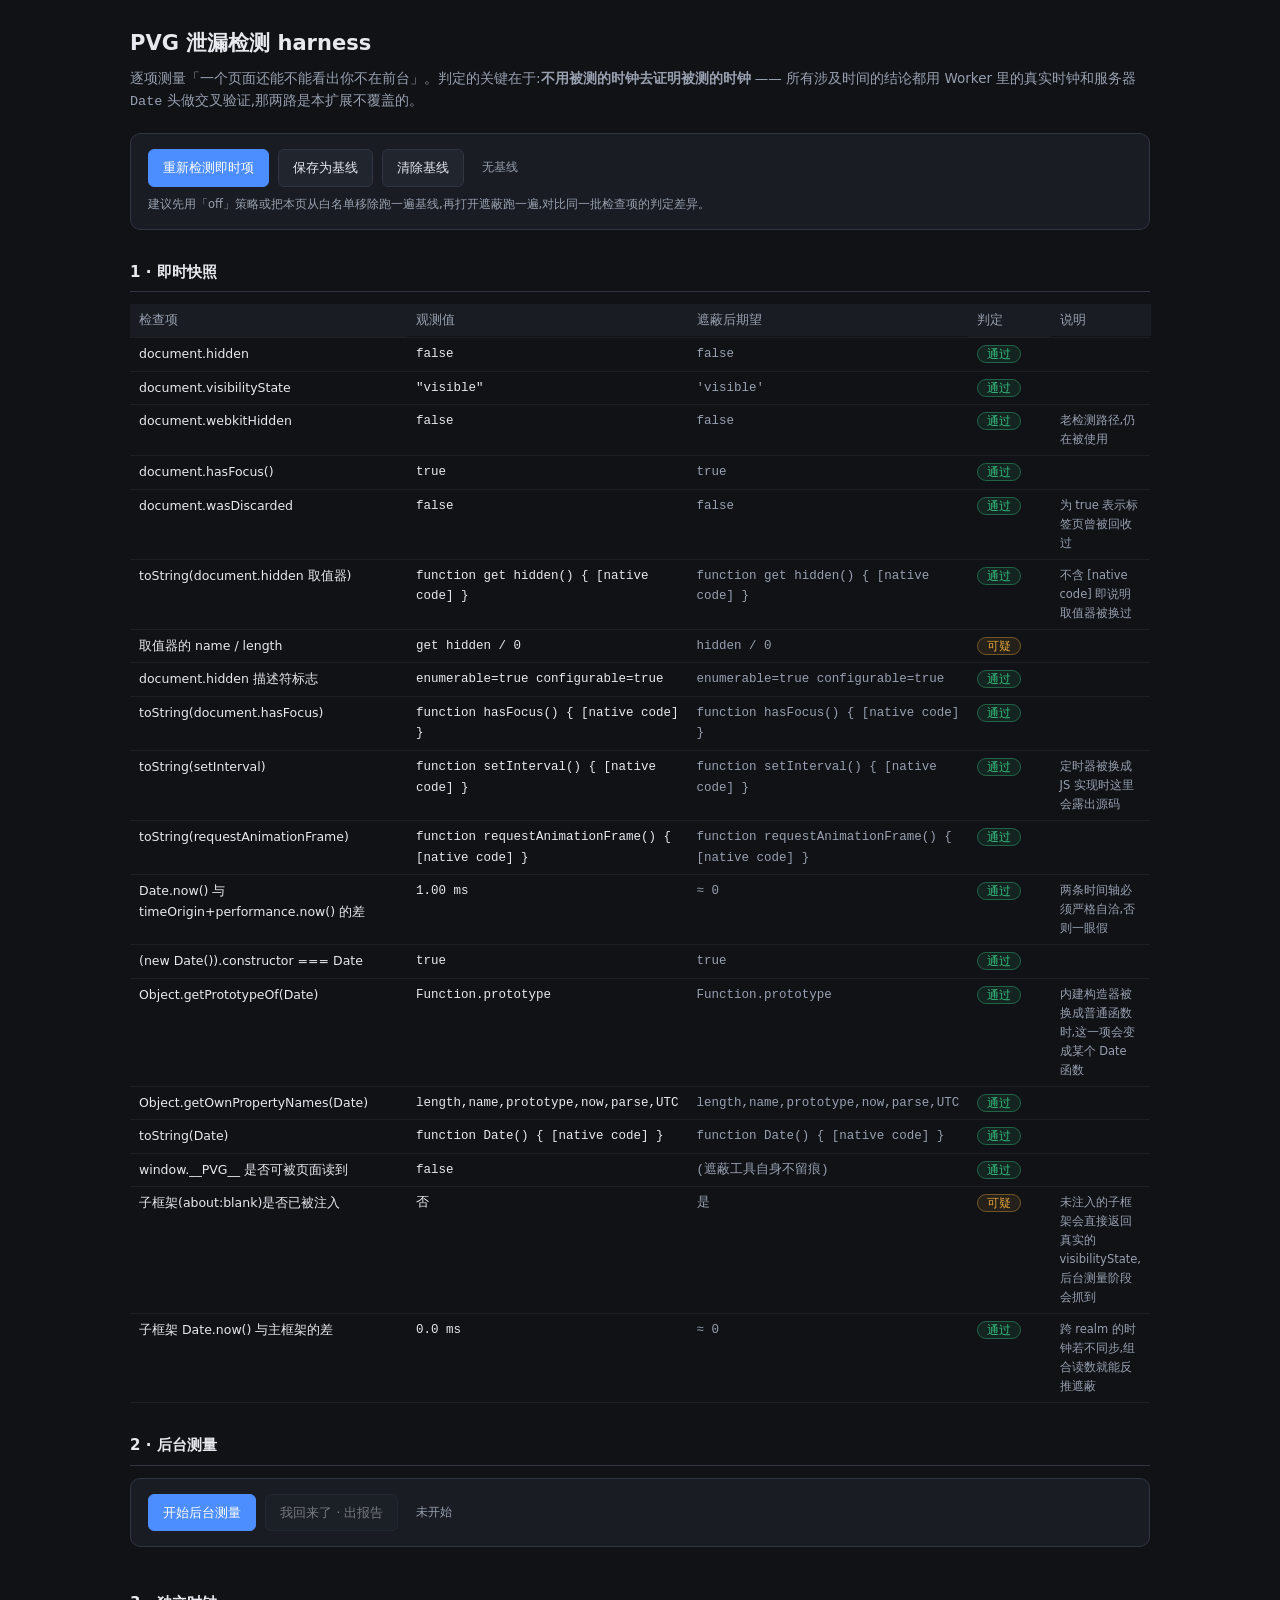
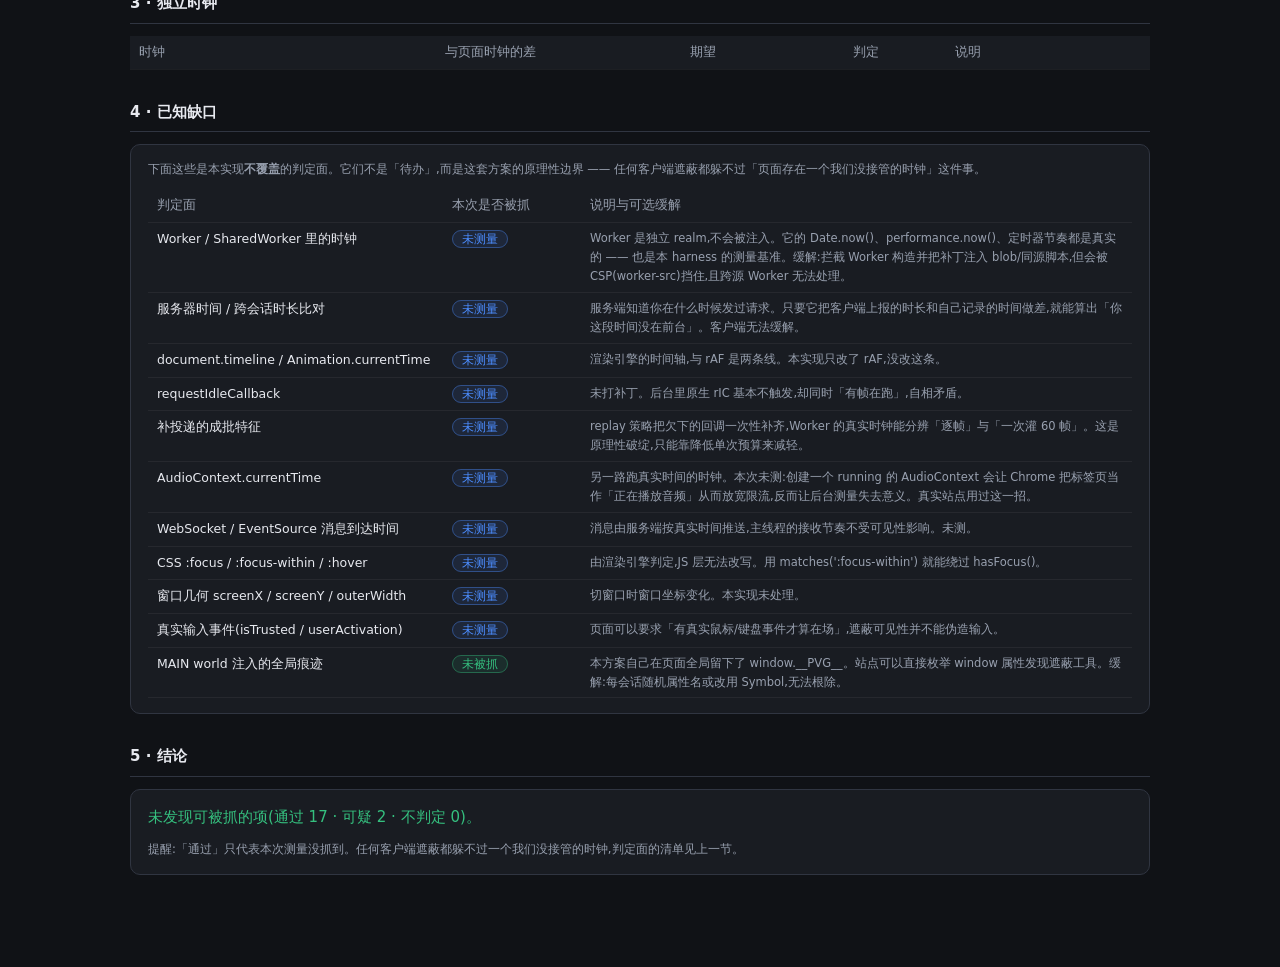
<file: harness/index.html>
<!DOCTYPE html>
<html lang="zh-CN">
  <head>
    <meta charset="utf-8" />
    <meta name="viewport" content="width=device-width, initial-scale=1" />
    <title>PVG 泄漏检测 harness</title>
    <link rel="stylesheet" href="harness.css" />
  </head>
  <body>
    <div class="wrap">
      <h1>PVG 泄漏检测 harness</h1>
      <p class="sub">
        逐项测量「一个页面还能不能看出你不在前台」。判定的关键在于:<strong>不用被测的时钟去证明被测的时钟</strong> ——
        所有涉及时间的结论都用 Worker 里的真实时钟和服务器 <code>Date</code> 头做交叉验证,那两路是本扩展不覆盖的。
      </p>

      <div class="panel">
        <div class="inline">
          <button class="primary" id="runInstant">重新检测即时项</button>
          <button id="saveBaseline">保存为基线</button>
          <button id="clearBaseline">清除基线</button>
          <div class="grow"></div>
          <span class="note" id="baselineState">无基线</span>
        </div>
        <div class="note" style="margin-top: 8px">
          建议先用「off」策略或把本页从白名单移除跑一遍基线,再打开遮蔽跑一遍,对比同一批检查项的判定差异。
        </div>
      </div>

      <h2>1 · 即时快照</h2>
      <table>
        <thead>
          <tr>
            <th style="width: 30%">检查项</th>
            <th style="width: 24%">观测值</th>
            <th style="width: 16%">遮蔽后期望</th>
            <th style="width: 10%">判定</th>
            <th>说明</th>
          </tr>
        </thead>
        <tbody id="instantBody"></tbody>
      </table>

      <h2>2 · 后台测量</h2>
      <div class="panel">
        <div class="inline">
          <button class="primary" id="startBg">开始后台测量</button>
          <button id="finishBg" disabled>我回来了 · 出报告</button>
          <div class="grow"></div>
          <span class="note" id="bgState">未开始</span>
        </div>
        <div id="bgRunner" class="hidden">
          <div class="countdown" id="countdown">—</div>
          <ol class="steps">
            <li>点击「开始后台测量」后,立刻切到<strong>另一个窗口</strong>(不是同一个窗口里的另一个标签,否则窗口焦点不会真的丢)。</li>
            <li>保持离开 <strong id="targetSecs">15</strong> 秒以上。倒计时按 Worker 的真实时钟走,不受遮蔽影响。</li>
            <li>切回来,点「我回来了 · 出报告」。后台期间采集到的数据会自动汇总。</li>
          </ol>
          <div class="bar"><i id="bgBar"></i></div>
        </div>
      </div>

      <div class="grid" id="bgMetrics"></div>
      <table id="bgTable" class="hidden" style="margin-top: 14px">
        <thead>
          <tr>
            <th style="width: 30%">检查项</th>
            <th style="width: 24%">观测值</th>
            <th style="width: 16%">遮蔽后期望</th>
            <th style="width: 10%">判定</th>
            <th>说明</th>
          </tr>
        </thead>
        <tbody id="bgBody"></tbody>
      </table>

      <h2>3 · 独立时钟</h2>
      <table>
        <thead>
          <tr>
            <th style="width: 30%">时钟</th>
            <th style="width: 24%">与页面时钟的差</th>
            <th style="width: 16%">期望</th>
            <th style="width: 10%">判定</th>
            <th>说明</th>
          </tr>
        </thead>
        <tbody id="clockBody"></tbody>
      </table>

      <h2>4 · 已知缺口</h2>
      <div class="panel">
        <div class="note" style="margin-bottom: 10px">
          下面这些是本实现<strong>不覆盖</strong>的判定面。它们不是「待办」,而是这套方案的原理性边界 ——
          任何客户端遮蔽都躲不过「页面存在一个我们没接管的时钟」这件事。
        </div>
        <table>
          <thead>
            <tr>
              <th style="width: 30%">判定面</th>
              <th style="width: 14%">本次是否被抓</th>
              <th>说明与可选缓解</th>
            </tr>
          </thead>
          <tbody id="gapBody"></tbody>
        </table>
      </div>

      <h2>5 · 结论</h2>
      <div class="panel" id="summary">尚无数据。</div>

      <iframe id="childBlank" style="display: none"></iframe>
      <iframe id="childSrcdoc" srcdoc="<p>x</p>" style="display: none"></iframe>
    </div>

    <script src="detector.js"></script>
  </body>
</html>
</file>
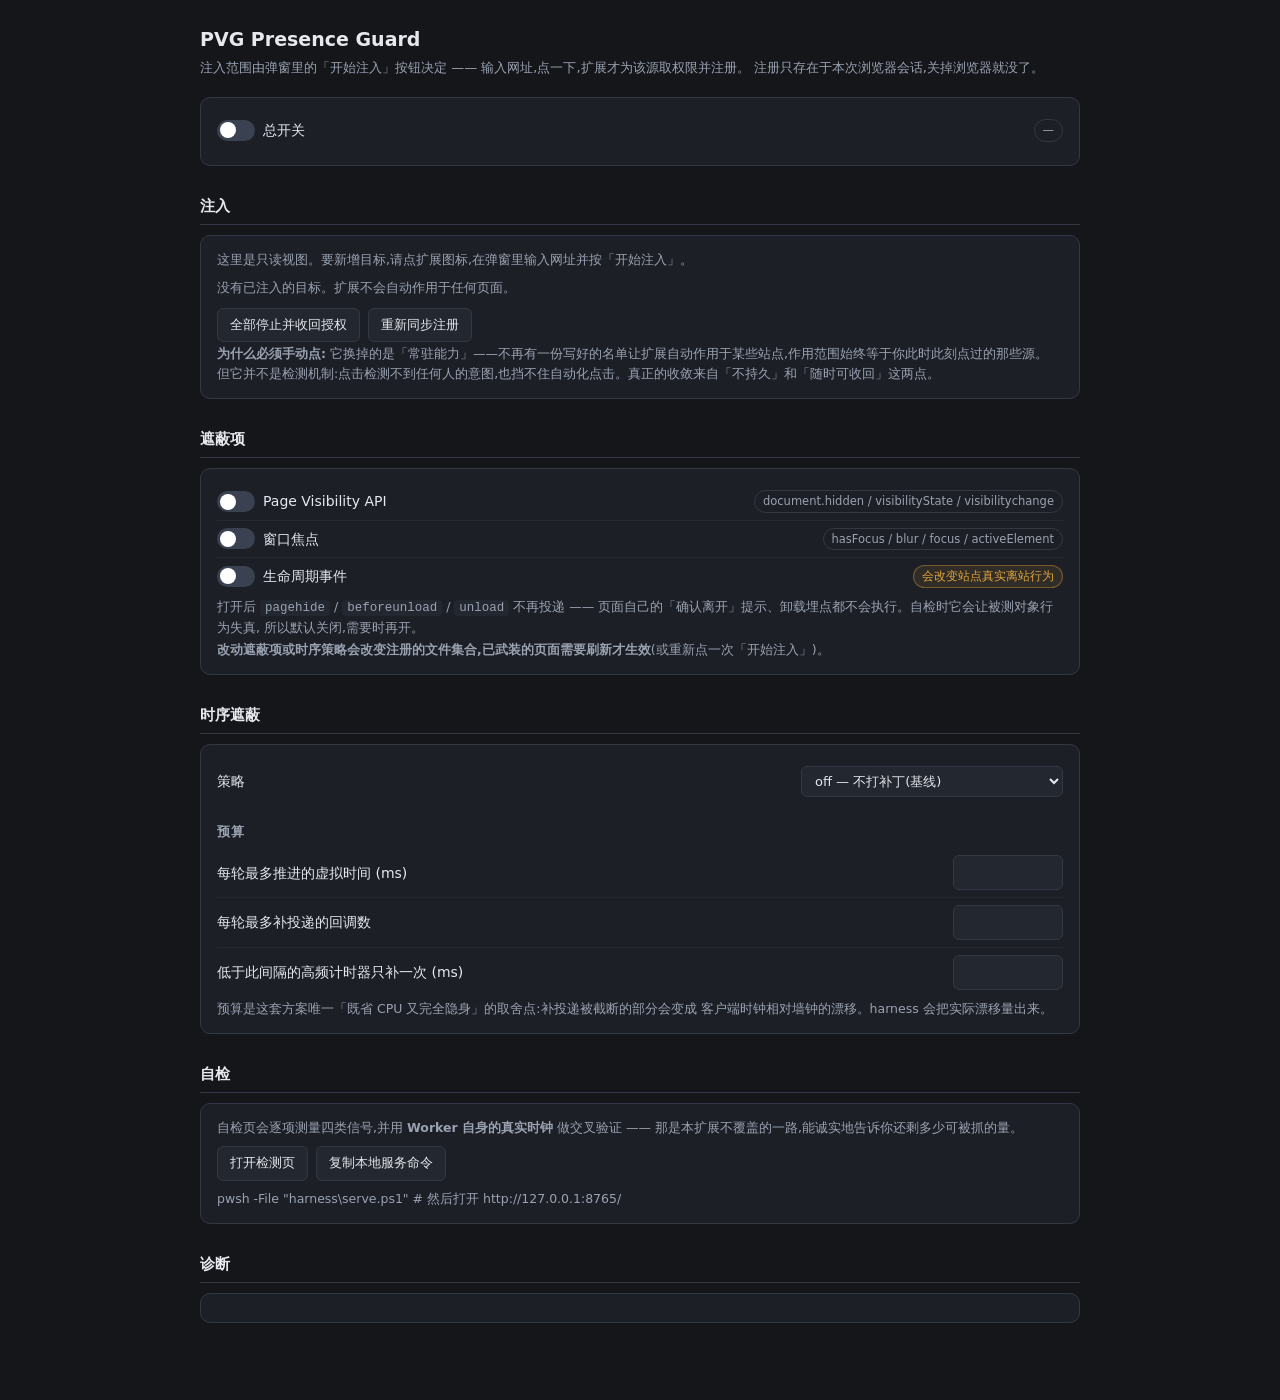
<file: src/options.html>
<!DOCTYPE html>
<html lang="zh-CN">
  <head>
    <meta charset="utf-8" />
    <title>PVG Presence Guard · 设置</title>
    <link rel="stylesheet" href="ui.css" />
  </head>
  <body>
    <div class="wrap">
      <h1>PVG Presence Guard</h1>
      <p class="sub">
        注入范围由弹窗里的「开始注入」按钮决定 —— 输入网址,点一下,扩展才为该源取权限并注册。
        注册只存在于本次浏览器会话,关掉浏览器就没了。
      </p>

      <div class="panel">
        <div class="row">
          <label class="switch">
            <input type="checkbox" id="enabled" />
            <span>总开关</span>
          </label>
          <div class="grow"></div>
          <span class="pill" id="regStatus">—</span>
        </div>
        <div class="desc" id="regDetail"></div>
      </div>

      <h2>注入</h2>
      <div class="panel">
        <div class="desc" style="margin: 0 0 8px">
          这里是只读视图。要新增目标,请点扩展图标,在弹窗里输入网址并按「开始注入」。
        </div>
        <ul class="sites" id="armedList"></ul>
        <div class="hint" id="armedEmpty">没有已注入的目标。扩展不会自动作用于任何页面。</div>
        <div class="inline" style="margin-top: 10px">
          <button id="stopAll" class="danger">全部停止并收回授权</button>
          <button id="revokeExtras" class="hidden">收回未使用的授权</button>
          <button id="resync">重新同步注册</button>
        </div>
        <div class="desc">
          <strong>为什么必须手动点:</strong>
          它换掉的是「常驻能力」——不再有一份写好的名单让扩展自动作用于某些站点,作用范围始终等于你此时此刻点过的那些源。
          但它并不是检测机制:点击检测不到任何人的意图,也挡不住自动化点击。真正的收敛来自「不持久」和「随时可收回」这两点。
        </div>
      </div>

      <h2>遮蔽项</h2>
      <div class="panel">
        <div class="row">
          <label class="switch">
            <input type="checkbox" id="fVisibility" />
            <span>Page Visibility API</span>
          </label>
          <div class="grow"></div>
          <span class="pill">document.hidden / visibilityState / visibilitychange</span>
        </div>
        <div class="row">
          <label class="switch">
            <input type="checkbox" id="fFocus" />
            <span>窗口焦点</span>
          </label>
          <div class="grow"></div>
          <span class="pill">hasFocus / blur / focus / activeElement</span>
        </div>
        <div class="row">
          <label class="switch">
            <input type="checkbox" id="fLifecycle" />
            <span>生命周期事件</span>
          </label>
          <div class="grow"></div>
          <span class="pill warn">会改变站点真实离站行为</span>
        </div>
        <div class="desc">
          打开后 <code>pagehide</code> / <code>beforeunload</code> / <code>unload</code> 不再投递 ——
          页面自己的「确认离开」提示、卸载埋点都不会执行。自检时它会让被测对象行为失真,
          所以默认关闭,需要时再开。
        </div>
        <div class="desc">
          <strong>改动遮蔽项或时序策略会改变注册的文件集合,已武装的页面需要刷新才生效</strong>(或重新点一次「开始注入」)。
        </div>
      </div>

      <h2>时序遮蔽</h2>
      <div class="panel">
        <div class="row">
          <span>策略</span>
          <div class="grow"></div>
          <select id="timing">
            <option value="off">off — 不打补丁(基线)</option>
            <option value="freeze">freeze — 仅冻结时钟</option>
            <option value="replay">replay — 虚拟调度器 + 补投递(推荐)</option>
          </select>
        </div>
        <div class="desc" id="timingDesc"></div>

        <h3>预算</h3>
        <div class="row">
          <span class="grow">每轮最多推进的虚拟时间 (ms)</span>
          <input type="number" id="optMaxVirtual" min="1000" step="1000" style="width: 110px" />
        </div>
        <div class="row">
          <span class="grow">每轮最多补投递的回调数</span>
          <input type="number" id="optMaxCallbacks" min="100" step="100" style="width: 110px" />
        </div>
        <div class="row">
          <span class="grow">低于此间隔的高频计时器只补一次 (ms)</span>
          <input type="number" id="optMinReplay" min="4" step="4" style="width: 110px" />
        </div>
        <div class="desc">
          预算是这套方案唯一「既省 CPU 又完全隐身」的取舍点:补投递被截断的部分会变成
          客户端时钟相对墙钟的漂移。harness 会把实际漂移量出来。
        </div>
      </div>

      <h2>自检</h2>
      <div class="panel stack">
        <div class="desc" style="margin: 0">
          自检页会逐项测量四类信号,并用 <strong>Worker 自身的真实时钟</strong> 做交叉验证 ——
          那是本扩展不覆盖的一路,能诚实地告诉你还剩多少可被抓的量。
        </div>
        <div class="inline">
          <button id="openHarness">打开检测页</button>
          <button id="copyHarnessPath">复制本地服务命令</button>
        </div>
        <div class="hint" id="harnessCmd"></div>
      </div>

      <h2>诊断</h2>
      <div class="panel">
        <table>
          <tbody id="diag"></tbody>
        </table>
      </div>
    </div>

    <script src="patterns.js"></script>
    <script src="options.js"></script>
  </body>
</html>
</file>
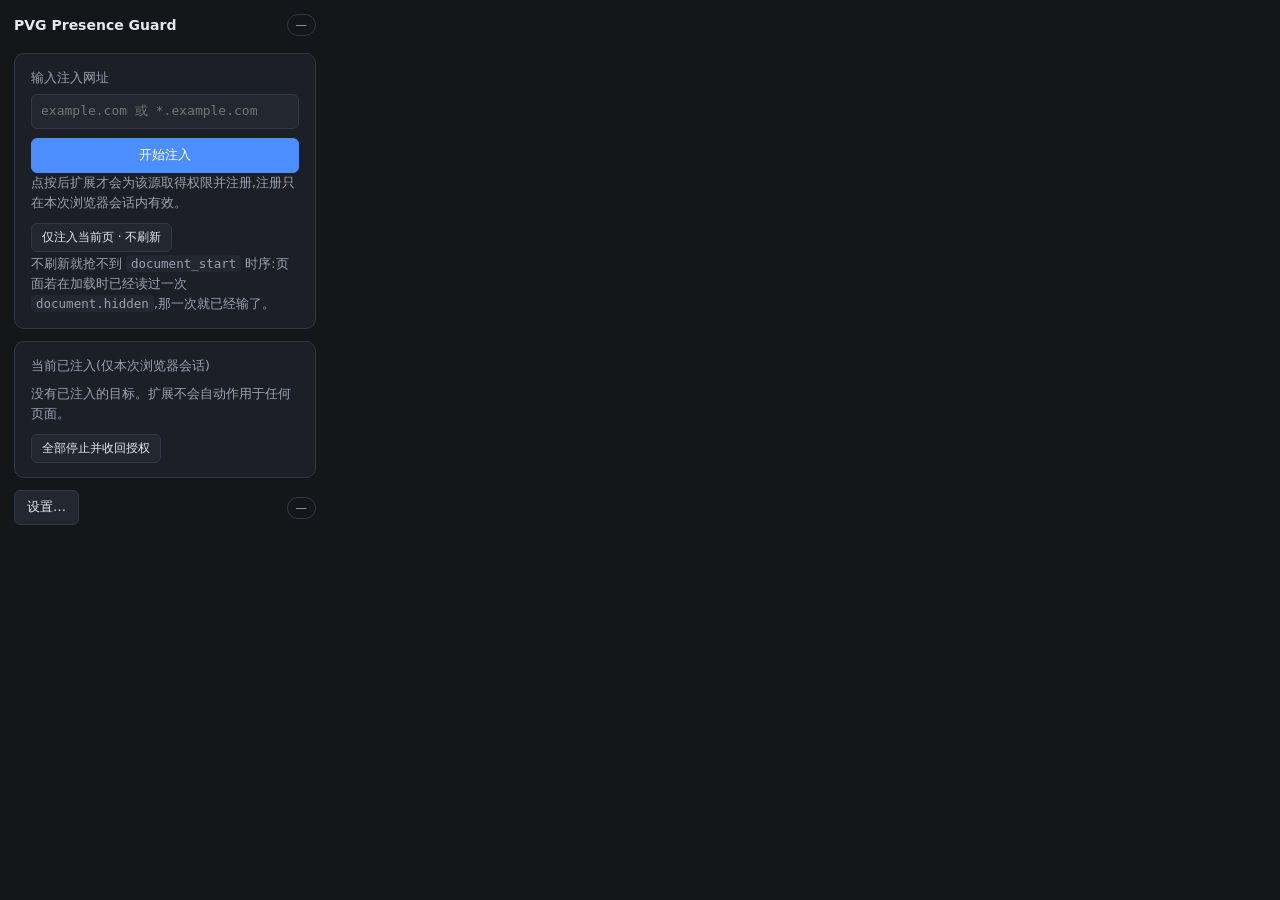
<file: src/popup.html>
<!DOCTYPE html>
<html lang="zh-CN">
  <head>
    <meta charset="utf-8" />
    <title>PVG</title>
    <link rel="stylesheet" href="ui.css" />
  </head>
  <body class="popup-body">
    <div class="row" style="padding-top: 0">
      <strong class="grow">PVG Presence Guard</strong>
      <span class="pill" id="master">—</span>
    </div>

    <div class="panel" style="margin: 10px 0 12px">
      <div class="desc" style="margin: 0 0 6px">输入注入网址</div>
      <input
        type="text"
        id="target"
        class="grow"
        style="width: 100%"
        placeholder="example.com 或 *.example.com"
        autocomplete="off"
        spellcheck="false"
      />
      <div class="inline" style="margin-top: 9px">
        <button class="primary grow" id="arm">开始注入</button>
      </div>
      <div class="hint" id="armHint">
        点按后扩展才会为该源取得权限并注册,注册只在本次浏览器会话内有效。
      </div>

      <div class="inline" style="margin-top: 10px">
        <button id="injectNow" style="font-size: 12px; padding: 4px 10px">仅注入当前页 · 不刷新</button>
      </div>
      <div class="desc">
        不刷新就抢不到 <code>document_start</code> 时序:页面若在加载时已经读过一次
        <code>document.hidden</code>,那一次就已经输了。
      </div>
    </div>

    <div class="panel" style="margin: 0 0 12px">
      <div class="desc" style="margin: 0 0 4px">当前已注入(仅本次浏览器会话)</div>
      <ul class="sites" id="armedList"></ul>
      <div class="hint" id="armedEmpty">没有已注入的目标。扩展不会自动作用于任何页面。</div>
      <div class="inline" style="margin-top: 10px">
        <button id="stopAll" class="danger" style="font-size: 12px; padding: 4px 10px">
          全部停止并收回授权
        </button>
        <button id="revokeExtras" class="hidden" style="font-size: 12px; padding: 4px 10px">
          收回未使用的授权
        </button>
      </div>
    </div>

    <div class="inline">
      <button id="openOptions">设置…</button>
      <div class="grow"></div>
      <span class="pill" id="timingPill">—</span>
    </div>

    <script src="patterns.js"></script>
    <script src="popup.js"></script>
  </body>
</html>
</file>
<file: harness/harness.css>
:root {
  --bg: #101216;
  --panel: #191c22;
  --panel-2: #21252d;
  --line: #303541;
  --fg: #e7e9ef;
  --dim: #98a0af;
  --ok: #35c07f;
  --warn: #e0a33a;
  --bad: #e05a5a;
  --info: #4c8dff;
  --mono: ui-monospace, SFMono-Regular, Menlo, Consolas, monospace;
}

* {
  box-sizing: border-box;
}

body {
  margin: 0;
  background: var(--bg);
  color: var(--fg);
  font: 14px/1.65 system-ui, -apple-system, "Segoe UI", "Microsoft YaHei", sans-serif;
}

.wrap {
  max-width: 1060px;
  margin: 0 auto;
  padding: 26px 20px 80px;
}

h1 {
  font-size: 21px;
  margin: 0 0 6px;
}

h2 {
  font-size: 15px;
  margin: 30px 0 12px;
  padding-bottom: 7px;
  border-bottom: 1px solid var(--line);
}

p.sub,
.dim {
  color: var(--dim);
}

p.sub {
  margin: 0 0 20px;
  font-size: 13.5px;
}

.panel {
  background: var(--panel);
  border: 1px solid var(--line);
  border-radius: 10px;
  padding: 15px 17px;
  margin-bottom: 14px;
}

.card {
  background: var(--panel-2);
  border: 1px solid var(--line);
  border-radius: 8px;
  padding: 12px 14px;
}

.grid {
  display: grid;
  grid-template-columns: repeat(auto-fit, minmax(180px, 1fr));
  gap: 10px;
}

.metric .k {
  font-size: 12px;
  color: var(--dim);
}

.metric .v {
  font-family: var(--mono);
  font-size: 17px;
  margin-top: 2px;
}

.metric .n {
  font-size: 11.5px;
  color: var(--dim);
  margin-top: 3px;
}

button {
  background: var(--panel-2);
  color: var(--fg);
  border: 1px solid var(--line);
  border-radius: 6px;
  padding: 7px 14px;
  font: inherit;
  font-size: 13px;
  cursor: pointer;
}

button:hover:not(:disabled) {
  border-color: var(--info);
}

button.primary {
  background: var(--info);
  border-color: var(--info);
  color: #fff;
}

button:disabled {
  opacity: 0.45;
  cursor: not-allowed;
}

.inline {
  display: flex;
  gap: 9px;
  align-items: center;
  flex-wrap: wrap;
}

table {
  width: 100%;
  border-collapse: collapse;
  font-size: 12.5px;
}

th,
td {
  text-align: left;
  padding: 6px 9px;
  border-bottom: 1px solid rgba(255, 255, 255, 0.055);
  vertical-align: top;
}

th {
  color: var(--dim);
  font-weight: 500;
  position: sticky;
  top: 0;
  background: var(--panel);
}

td.mono,
.mono {
  font-family: var(--mono);
}

td.num {
  text-align: right;
  font-family: var(--mono);
}

.verdict {
  font-size: 11.5px;
  padding: 1px 9px;
  border-radius: 999px;
  border: 1px solid var(--line);
  white-space: nowrap;
}

.verdict.pass {
  color: var(--ok);
  border-color: rgba(53, 192, 127, 0.4);
  background: rgba(53, 192, 127, 0.1);
}

.verdict.leak {
  color: var(--bad);
  border-color: rgba(224, 90, 90, 0.4);
  background: rgba(224, 90, 90, 0.1);
}

.verdict.warn {
  color: var(--warn);
  border-color: rgba(224, 163, 58, 0.4);
  background: rgba(224, 163, 58, 0.1);
}

.verdict.info {
  color: var(--info);
  border-color: rgba(76, 141, 255, 0.4);
  background: rgba(76, 141, 255, 0.1);
}

.note {
  color: var(--dim);
  font-size: 11.5px;
}

.phase {
  font-size: 13px;
  margin-top: 10px;
}

.countdown {
  font-family: var(--mono);
  font-size: 30px;
  text-align: center;
  padding: 8px 0;
}

.steps {
  margin: 0;
  padding-left: 20px;
  color: var(--dim);
  font-size: 13px;
}

.steps li {
  margin: 3px 0;
}

.bar {
  height: 6px;
  background: var(--panel-2);
  border-radius: 3px;
  overflow: hidden;
  margin-top: 10px;
}

.bar > i {
  display: block;
  height: 100%;
  width: 0;
  background: var(--info);
  transition: width 0.2s;
}

.flag {
  display: inline-block;
  min-width: 20px;
  text-align: center;
  font-family: var(--mono);
}

strong.hi {
  color: var(--fg);
}

.hidden {
  display: none !important;
}

details summary {
  cursor: pointer;
  color: var(--dim);
  font-size: 13px;
}

details[open] summary {
  margin-bottom: 8px;
}

ul.plain {
  margin: 6px 0 0;
  padding-left: 20px;
}

ul.plain li {
  margin: 4px 0;
  font-size: 13px;
  color: var(--dim);
}
</file>
<file: src/ui.css>
:root {
  --bg: #14161a;
  --panel: #1c1f26;
  --panel-2: #23272f;
  --line: #333845;
  --fg: #e6e8ee;
  --fg-dim: #9aa2b1;
  --accent: #4c8dff;
  --ok: #35c07f;
  --warn: #e0a33a;
  --bad: #e05a5a;
  --mono: ui-monospace, SFMono-Regular, Menlo, Consolas, monospace;
}

* {
  box-sizing: border-box;
}

body {
  margin: 0;
  background: var(--bg);
  color: var(--fg);
  font: 14px/1.6 system-ui, -apple-system, "Segoe UI", "Microsoft YaHei", sans-serif;
}

.wrap {
  max-width: 920px;
  margin: 0 auto;
  padding: 24px 20px 64px;
}

.popup-body {
  width: 330px;
  padding: 14px;
}

h1 {
  font-size: 19px;
  margin: 0 0 4px;
}

h2 {
  font-size: 15px;
  margin: 28px 0 10px;
  padding-bottom: 6px;
  border-bottom: 1px solid var(--line);
}

h3 {
  font-size: 13px;
  margin: 18px 0 6px;
  color: var(--fg-dim);
  text-transform: uppercase;
  letter-spacing: 0.04em;
}

p.sub {
  color: var(--fg-dim);
  margin: 0 0 18px;
  font-size: 13px;
}

.panel {
  background: var(--panel);
  border: 1px solid var(--line);
  border-radius: 10px;
  padding: 14px 16px;
  margin-bottom: 14px;
}

.row {
  display: flex;
  align-items: center;
  gap: 10px;
  padding: 7px 0;
}

.row + .row {
  border-top: 1px solid rgba(255, 255, 255, 0.04);
}

.row .grow {
  flex: 1;
  min-width: 0;
}

.row label {
  cursor: pointer;
}

.desc {
  color: var(--fg-dim);
  font-size: 12.5px;
  margin-top: 2px;
}

code,
.mono {
  font-family: var(--mono);
  font-size: 12.5px;
}

code {
  background: var(--panel-2);
  padding: 1px 5px;
  border-radius: 4px;
}

input[type="text"],
input[type="number"],
select {
  background: var(--panel-2);
  color: var(--fg);
  border: 1px solid var(--line);
  border-radius: 6px;
  padding: 6px 9px;
  font: inherit;
  font-size: 13px;
}

input[type="text"] {
  font-family: var(--mono);
}

input:focus,
select:focus {
  outline: 1px solid var(--accent);
  border-color: var(--accent);
}

button {
  background: var(--panel-2);
  color: var(--fg);
  border: 1px solid var(--line);
  border-radius: 6px;
  padding: 6px 12px;
  font: inherit;
  font-size: 13px;
  cursor: pointer;
}

button:hover {
  border-color: var(--accent);
}

button.primary {
  background: var(--accent);
  border-color: var(--accent);
  color: #fff;
}

button.danger:hover {
  border-color: var(--bad);
  color: var(--bad);
}

button:disabled {
  opacity: 0.45;
  cursor: not-allowed;
}

.switch {
  display: inline-flex;
  align-items: center;
  gap: 8px;
  user-select: none;
}

.switch input {
  appearance: none;
  width: 38px;
  height: 21px;
  background: #3a4150;
  border-radius: 11px;
  position: relative;
  cursor: pointer;
  transition: background 0.15s;
  margin: 0;
  flex: none;
}

.switch input::after {
  content: "";
  position: absolute;
  top: 2.5px;
  left: 3px;
  width: 16px;
  height: 16px;
  border-radius: 50%;
  background: #fff;
  transition: transform 0.15s;
}

.switch input:checked {
  background: var(--ok);
}

.switch input:checked::after {
  transform: translateX(16px);
}

.pill {
  display: inline-block;
  font-size: 11.5px;
  padding: 1px 8px;
  border-radius: 999px;
  border: 1px solid var(--line);
  color: var(--fg-dim);
  white-space: nowrap;
}

.pill.ok {
  color: var(--ok);
  border-color: rgba(53, 192, 127, 0.4);
  background: rgba(53, 192, 127, 0.1);
}

.pill.bad {
  color: var(--bad);
  border-color: rgba(224, 90, 90, 0.4);
  background: rgba(224, 90, 90, 0.1);
}

.pill.warn {
  color: var(--warn);
  border-color: rgba(224, 163, 58, 0.4);
  background: rgba(224, 163, 58, 0.1);
}

table {
  width: 100%;
  border-collapse: collapse;
  font-size: 12.5px;
}

th,
td {
  text-align: left;
  padding: 5px 8px;
  border-bottom: 1px solid rgba(255, 255, 255, 0.05);
  vertical-align: top;
}

th {
  color: var(--fg-dim);
  font-weight: 500;
}

td.mono {
  font-family: var(--mono);
  word-break: break-all;
}

.sites {
  list-style: none;
  margin: 8px 0 0;
  padding: 0;
}

.sites li {
  display: flex;
  align-items: center;
  gap: 10px;
  padding: 7px 0;
  border-top: 1px solid rgba(255, 255, 255, 0.05);
}

.sites li:first-child {
  border-top: none;
}

.hint {
  color: var(--fg-dim);
  font-size: 12.5px;
}

.hint.warn {
  color: var(--warn);
}

.hint.bad {
  color: var(--bad);
}

.stack {
  display: flex;
  flex-direction: column;
  gap: 8px;
}

.inline {
  display: flex;
  gap: 8px;
  align-items: center;
  flex-wrap: wrap;
}

.grow {
  flex: 1;
  min-width: 0;
}

.hidden {
  display: none !important;
}
</file>
